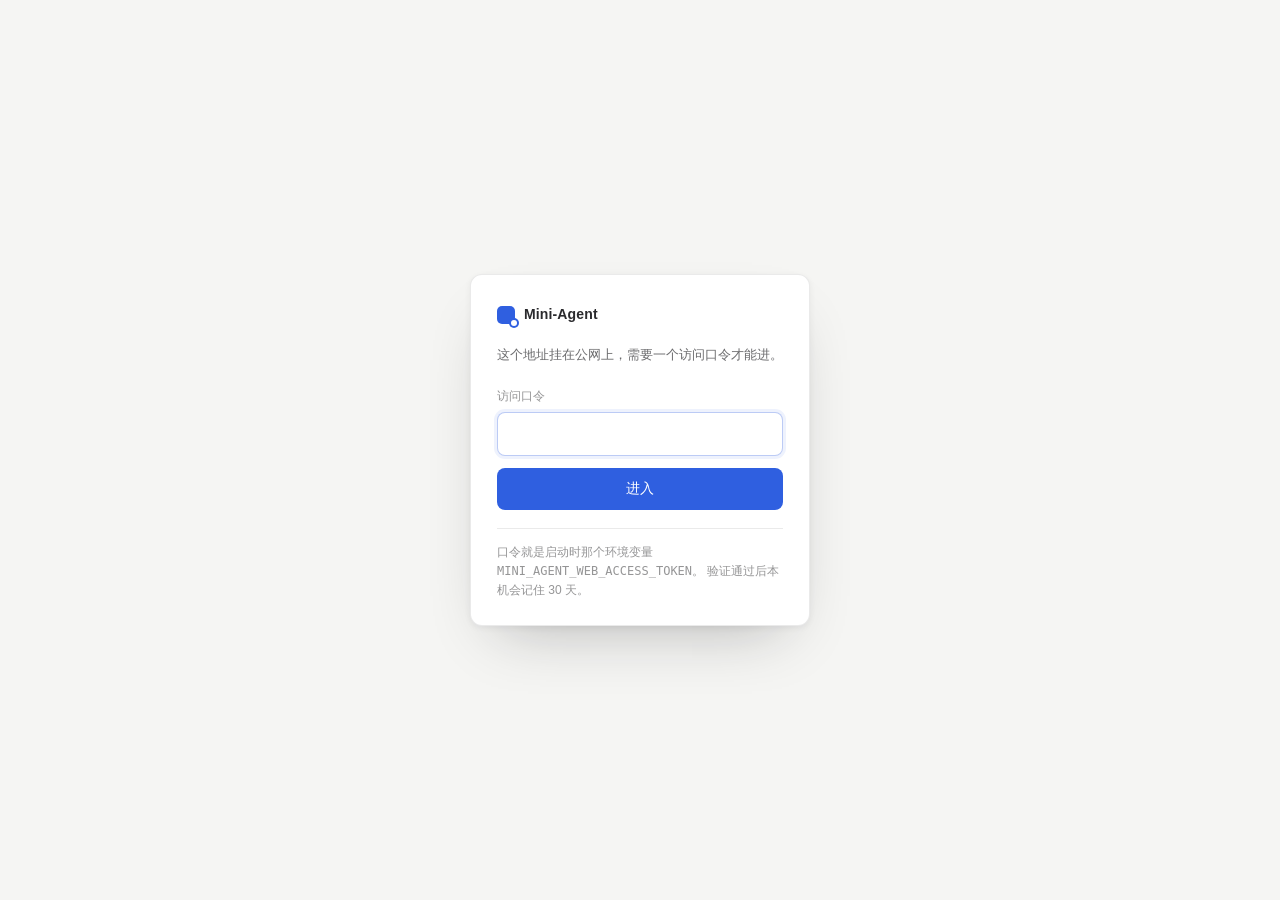
<file: web/static/login.html>
<!doctype html>
<html lang="zh-CN">
<head>
<meta charset="utf-8">
<meta name="viewport" content="width=device-width, initial-scale=1, viewport-fit=cover">
<meta name="color-scheme" content="light">
<meta name="robots" content="noindex, nofollow">
<title>Mini-Agent · 验证</title>
<link rel="icon" href="/favicon.ico">

<!--
  登录页。**刻意不引用 style.css 和 app.js。**

  它是在通过口令闸**之前**渲染的，而闸拦在服务端最外层：/static/ 下的文件
  同样过不去——那是故意的，界面本体不该在没验证的时候就能拉到。所以这一页
  必须自包含，不依赖任何外部请求，配色和圆角照 style.css 的 :root 抄一份。

  登录本身也不依赖脚本：口令走原生表单 POST。脚本只负责把地址栏里的错误码
  翻成一句话。断网、脚本被拦、密码管理器乱插东西，都还登得进去。
-->

<style>
  :root {
    /* 与 style.css 的 :root 同源，只留这一页用得到的几个 */
    --bg: #f5f5f3;
    --surface: #ffffff;
    --line: rgba(24, 24, 27, 0.09);
    --line-strong: rgba(24, 24, 27, 0.17);
    --fg: rgba(24, 24, 27, 0.92);
    --fg-2: rgba(24, 24, 27, 0.64);
    --fg-3: rgba(24, 24, 27, 0.46);
    --accent: #2f5fe0;
    --accent-ink: #ffffff;
    --accent-soft: rgba(47, 95, 224, 0.08);
    --accent-line: rgba(47, 95, 224, 0.32);
    --danger: #c0392b;
    --danger-soft: rgba(192, 57, 43, 0.08);
    --shadow-lg: 0 2px 6px rgba(24, 24, 27, 0.06), 0 28px 60px -28px rgba(24, 24, 27, 0.3);
    --radius: 12px;
    --font: -apple-system, BlinkMacSystemFont, "Segoe UI", "PingFang SC",
      "Hiragino Sans GB", "Microsoft YaHei", "Noto Sans CJK SC", sans-serif;
  }

  * { box-sizing: border-box; }

  body {
    margin: 0;
    min-height: 100vh;
    /* 移动端地址栏收起时 100vh 会跳一下，dvh 更稳；不认的浏览器退回上一行 */
    min-height: 100dvh;
    display: grid;
    place-items: center;
    padding: 24px;
    background: var(--bg);
    color: var(--fg);
    font-family: var(--font);
    font-size: 15px;
    line-height: 1.7;
    -webkit-font-smoothing: antialiased;
  }

  .card {
    width: 100%;
    max-width: 340px;
    padding: 28px 26px 24px;
    background: var(--surface);
    border: 1px solid var(--line);
    border-radius: var(--radius);
    box-shadow: var(--shadow-lg);
  }

  .brand {
    display: flex;
    align-items: center;
    gap: 9px;
    margin-bottom: 18px;
  }

  /* 一个方块加一个点：和主页左上角的标记同一套语言，不用图片 */
  .mark {
    position: relative;
    width: 18px;
    height: 18px;
    border-radius: 5px;
    background: var(--accent);
    flex: none;
  }

  .mark::after {
    content: "";
    position: absolute;
    right: -2px;
    bottom: -2px;
    width: 6px;
    height: 6px;
    border-radius: 50%;
    background: var(--surface);
    box-shadow: 0 0 0 2px var(--accent);
  }

  .brand span {
    font-size: 14px;
    font-weight: 600;
    letter-spacing: 0.01em;
  }

  p.hint {
    margin: 0 0 20px;
    font-size: 13px;
    line-height: 1.6;
    color: var(--fg-2);
  }

  label {
    display: block;
    margin-bottom: 6px;
    font-size: 12px;
    color: var(--fg-3);
  }

  input[type="password"] {
    width: 100%;
    padding: 9px 11px;
    font: inherit;
    font-size: 14px;
    color: var(--fg);
    background: var(--bg);
    border: 1px solid var(--line-strong);
    border-radius: 8px;
    outline: none;
    transition: border-color 0.2s, box-shadow 0.2s;
  }

  input[type="password"]:focus {
    border-color: var(--accent-line);
    background: var(--surface);
    box-shadow: 0 0 0 3px var(--accent-soft);
  }

  button {
    width: 100%;
    margin-top: 12px;
    padding: 9px 14px;
    font: inherit;
    font-size: 14px;
    font-weight: 500;
    color: var(--accent-ink);
    background: var(--accent);
    border: 0;
    border-radius: 8px;
    cursor: pointer;
    transition: filter 0.15s;
  }

  button:hover { filter: brightness(1.06); }
  button:active { filter: brightness(0.95); }
  button:focus-visible { outline: 2px solid var(--accent); outline-offset: 2px; }

  .error {
    margin: 14px 0 0;
    padding: 8px 11px;
    font-size: 13px;
    color: var(--danger);
    background: var(--danger-soft);
    border-radius: 8px;
  }

  .note {
    margin: 18px 0 0;
    padding-top: 14px;
    border-top: 1px solid var(--line);
    font-size: 12px;
    line-height: 1.6;
    color: var(--fg-3);
  }
</style>
</head>
<body>

<main class="card">
  <div class="brand"><i class="mark"></i><span>Mini-Agent</span></div>

  <p class="hint">这个地址挂在公网上，需要一个访问口令才能进。</p>

  <form method="post" action="/api/login">
    <label for="token">访问口令</label>
    <input id="token" name="token" type="password" autocomplete="current-password"
           autofocus required spellcheck="false" autocapitalize="off" autocorrect="off">
    <button type="submit">进入</button>
  </form>

  <p class="error" id="error" hidden></p>

  <p class="note">
    口令就是启动时那个环境变量 <code>MINI_AGENT_WEB_ACCESS_TOKEN</code>。
    验证通过后本机会记住 30 天。
  </p>
</main>

<script>
  // 只干一件事：把服务端 302 回来时挂在地址栏上的错误码翻成人话。
  // 没有这段，页面照样能登录——错误提示会缺，但门是通的。
  (function () {
    var code = new URLSearchParams(location.search).get('error');
    if (!code) return;
    var box = document.getElementById('error');
    box.textContent =
      code === 'locked'
        ? '试错次数太多，等一分钟再试。'
        : '口令不对。';
    box.hidden = false;
    document.getElementById('token').select();
  })();
</script>

</body>
</html>
</file>
